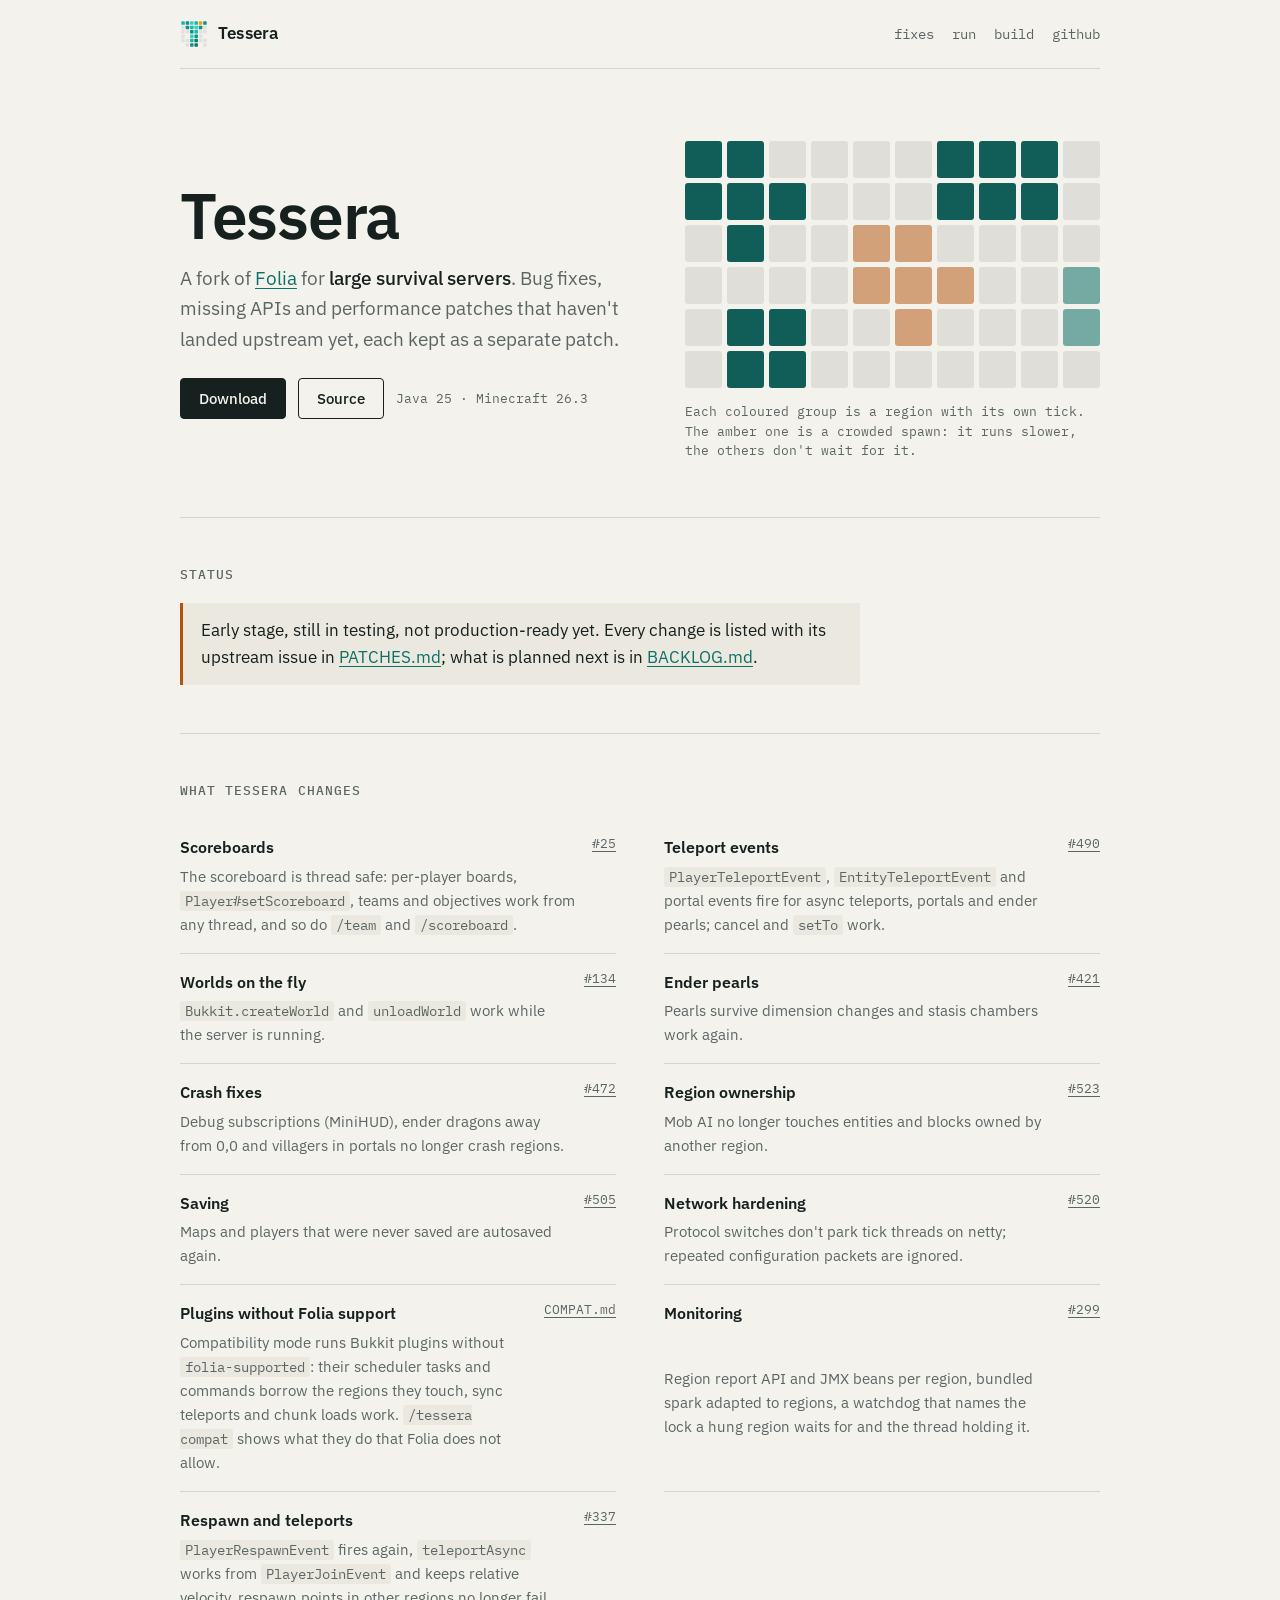
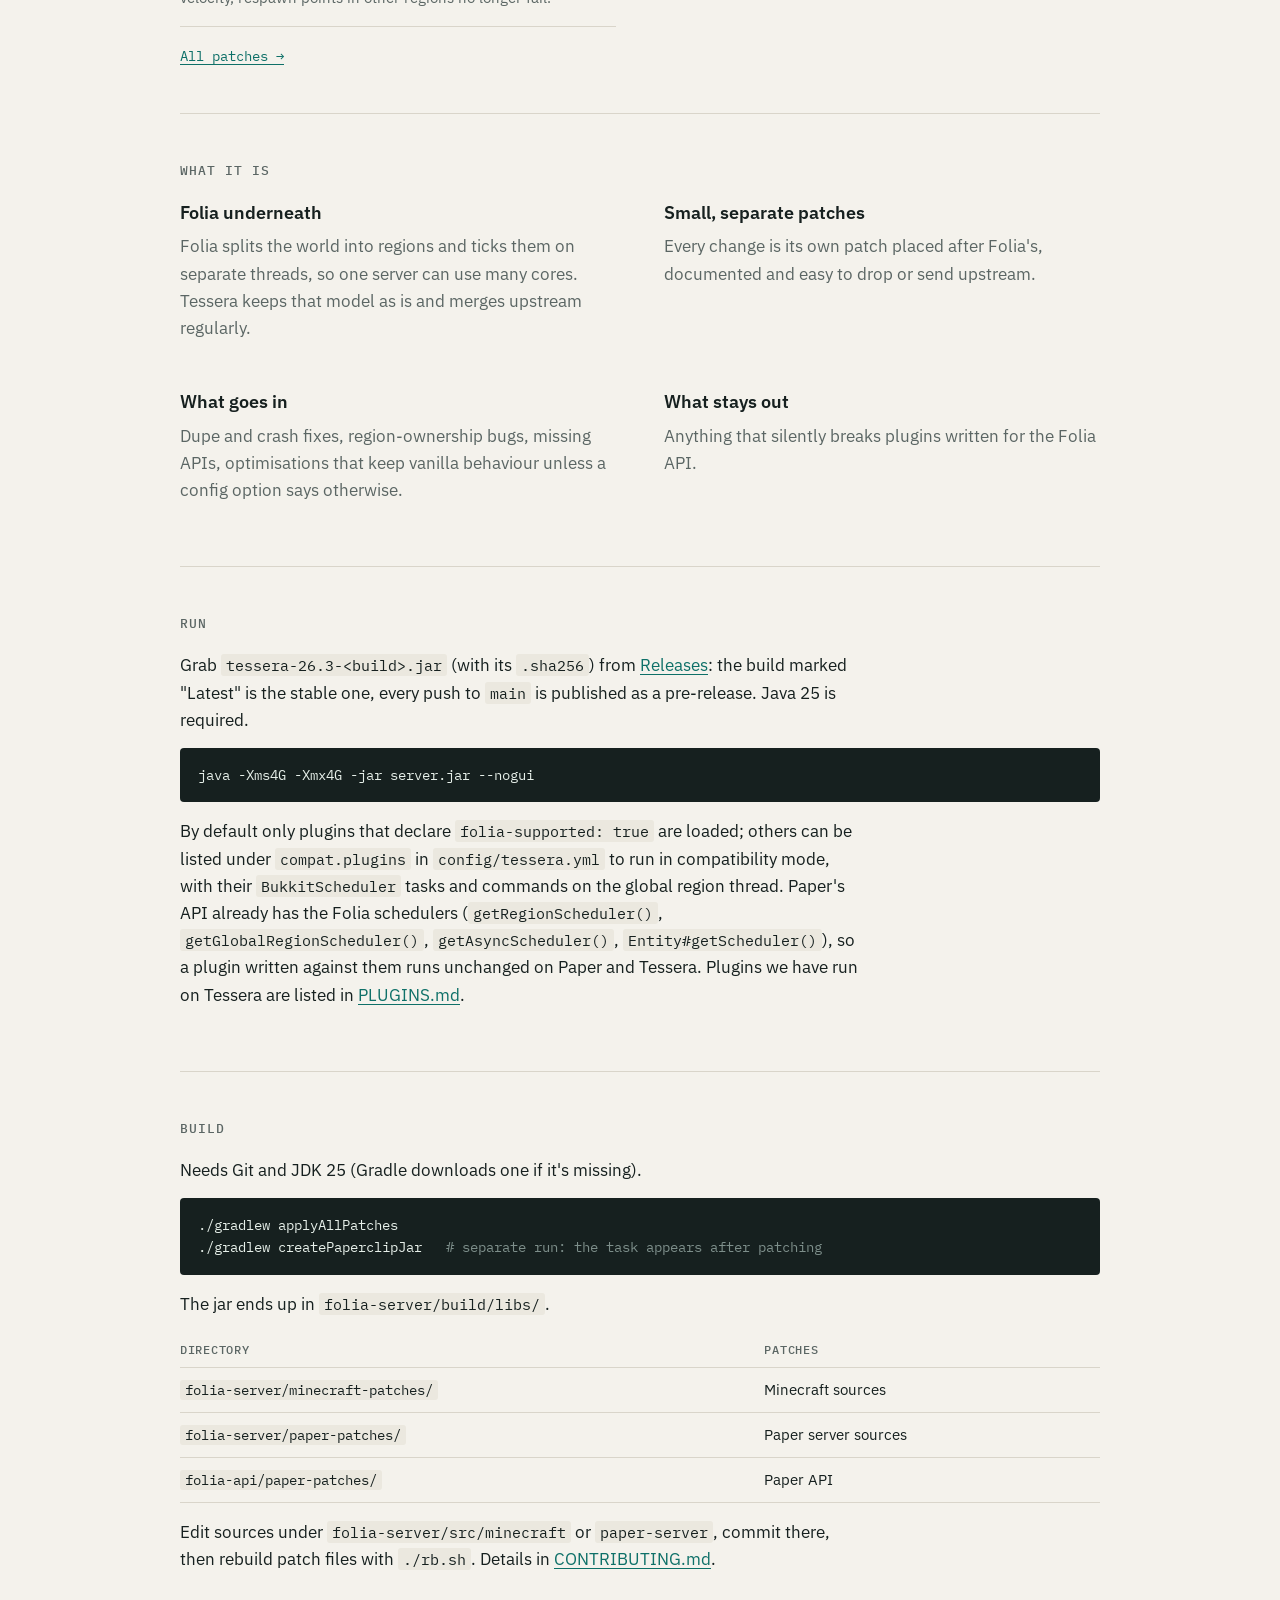
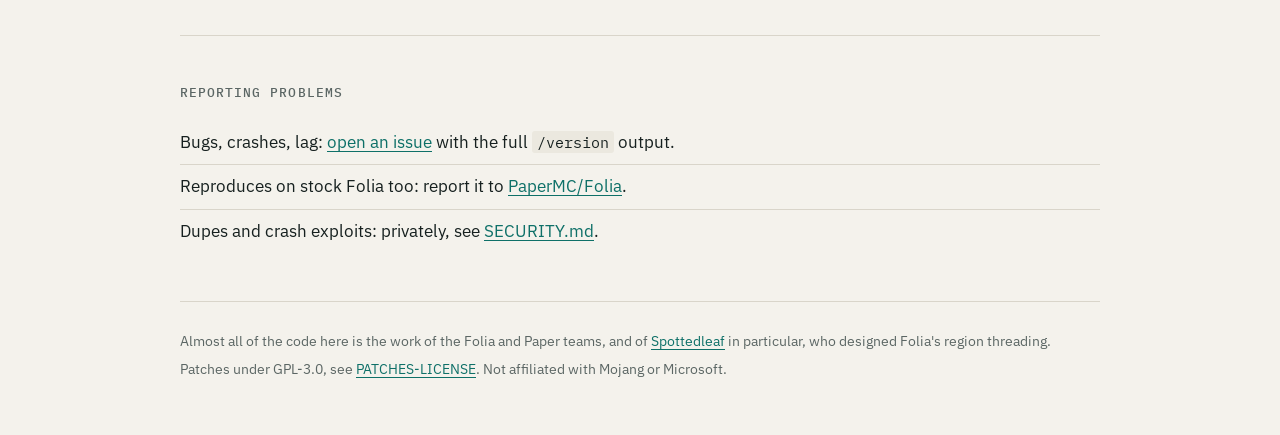
<file: site/index.html>
<!doctype html>
<html lang="en">
<head>
<meta charset="utf-8">
<meta name="viewport" content="width=device-width, initial-scale=1">
<title>Tessera — Folia fork for large survival servers</title>
<meta name="description" content="Tessera is a Folia fork with bug fixes and performance work for large survival Minecraft servers: thread-safe scoreboards, teleport events, world loading, dupe and crash fixes.">
<link rel="canonical" href="https://denfry.github.io/tessera/">
<link rel="alternate" hreflang="en" href="https://denfry.github.io/tessera/">
<link rel="alternate" hreflang="x-default" href="https://denfry.github.io/tessera/">
<meta property="og:type" content="website">
<meta property="og:site_name" content="Tessera">
<meta property="og:title" content="Tessera — Folia fork for large survival servers">
<meta property="og:description" content="Bug fixes and performance patches on top of Folia's regionised multithreading, each kept as a separate patch.">
<meta property="og:url" content="https://denfry.github.io/tessera/">
<meta property="og:image" content="https://denfry.github.io/tessera/og.png">
<meta property="og:image:width" content="1200">
<meta property="og:image:height" content="630">
<meta property="og:locale" content="en_US">
<meta property="og:locale:alternate" content="ru_RU">
<meta name="twitter:card" content="summary_large_image">
<meta name="theme-color" content="#f4f2ec" media="(prefers-color-scheme: light)">
<meta name="theme-color" content="#0f1514" media="(prefers-color-scheme: dark)">
<link rel="icon" href="logo.svg" type="image/svg+xml">
<link rel="preconnect" href="https://fonts.googleapis.com">
<link rel="preconnect" href="https://fonts.gstatic.com" crossorigin>
<link href="https://fonts.googleapis.com/css2?family=IBM+Plex+Mono:wght@400;500&family=IBM+Plex+Sans:wght@400;500;600&display=swap" rel="stylesheet">
<link rel="stylesheet" href="style.css">
<script type="application/ld+json">
{
  "@context": "https://schema.org",
  "@type": "SoftwareSourceCode",
  "name": "Tessera",
  "description": "A fork of Folia with bug fixes and performance work for large survival Minecraft servers.",
  "url": "https://denfry.github.io/tessera/",
  "codeRepository": "https://github.com/denfry/tessera",
  "programmingLanguage": "Java",
  "license": "https://www.gnu.org/licenses/gpl-3.0.html",
  "isBasedOn": "https://github.com/PaperMC/Folia"
}
</script>
</head>
<body>
<a class="skip" href="#main">Skip to content</a>
<div class="wrap">

<header class="top">
  <a class="brand" href="./"><img src="logo.svg" alt="" width="28" height="28">Tessera</a>
  <nav aria-label="Main">
    <a class="opt" href="#fixes">fixes</a>
    <a class="opt" href="#run">run</a>
    <a class="opt" href="#build">build</a>
    <a href="https://github.com/denfry/tessera">github</a>
  </nav>
</header>

<main id="main">
<div class="hero">
  <div>
    <h1>Tessera</h1>
    <p class="lede">A fork of <a href="https://github.com/PaperMC/Folia">Folia</a> for <strong>large survival servers</strong>.
      Bug fixes, missing APIs and performance patches that haven't landed upstream yet, each kept as a separate patch.</p>
    <div class="actions">
      <a class="btn primary" href="https://github.com/denfry/tessera/releases">Download</a>
      <a class="btn" href="https://github.com/denfry/tessera">Source</a>
      <span class="release" data-release="latest: %s">Java 25 · Minecraft 26.3</span>
    </div>
  </div>
  <figure class="regions">
    <div class="grid" aria-hidden="true"></div>
    <figcaption>Each coloured group is a region with its own tick. The amber one is a crowded spawn: it runs slower, the others don't wait for it.</figcaption>
  </figure>
</div>

<section aria-labelledby="status">
  <h2 id="status">Status</h2>
  <div class="status">
    <p>Early stage, still in testing, not production-ready yet. Every change is listed with its upstream issue in
      <a href="https://github.com/denfry/tessera/blob/main/PATCHES.md">PATCHES.md</a>; what is planned next is in
      <a href="https://github.com/denfry/tessera/blob/main/BACKLOG.md">BACKLOG.md</a>.</p>
  </div>
</section>

<section id="fixes" aria-labelledby="fixes-h">
  <h2 id="fixes-h">What Tessera changes</h2>
  <ul class="fixes">
    <li><h3>Scoreboards</h3><p>The scoreboard is thread safe: per-player boards, <code>Player#setScoreboard</code>, teams and objectives work from any thread, and so do <code>/team</code> and <code>/scoreboard</code>.</p><a href="https://github.com/PaperMC/Folia/issues/25">#25</a></li>
    <li><h3>Teleport events</h3><p><code>PlayerTeleportEvent</code>, <code>EntityTeleportEvent</code> and portal events fire for async teleports, portals and ender pearls; cancel and <code>setTo</code> work.</p><a href="https://github.com/PaperMC/Folia/issues/490">#490</a></li>
    <li><h3>Worlds on the fly</h3><p><code>Bukkit.createWorld</code> and <code>unloadWorld</code> work while the server is running.</p><a href="https://github.com/PaperMC/Folia/issues/134">#134</a></li>
    <li><h3>Ender pearls</h3><p>Pearls survive dimension changes and stasis chambers work again.</p><a href="https://github.com/PaperMC/Folia/issues/421">#421</a></li>
    <li><h3>Crash fixes</h3><p>Debug subscriptions (MiniHUD), ender dragons away from 0,0 and villagers in portals no longer crash regions.</p><a href="https://github.com/PaperMC/Folia/issues/472">#472</a></li>
    <li><h3>Region ownership</h3><p>Mob AI no longer touches entities and blocks owned by another region.</p><a href="https://github.com/PaperMC/Folia/pull/523">#523</a></li>
    <li><h3>Saving</h3><p>Maps and players that were never saved are autosaved again.</p><a href="https://github.com/PaperMC/Folia/issues/505">#505</a></li>
    <li><h3>Network hardening</h3><p>Protocol switches don't park tick threads on netty; repeated configuration packets are ignored.</p><a href="https://github.com/PaperMC/Folia/issues/520">#520</a></li>
    <li><h3>Plugins without Folia support</h3><p>Compatibility mode runs Bukkit plugins without <code>folia-supported</code>: their scheduler tasks and commands borrow the regions they touch, sync teleports and chunk loads work. <code>/tessera compat</code> shows what they do that Folia does not allow.</p><a href="https://github.com/denfry/tessera/blob/main/COMPAT.md">COMPAT.md</a></li>
    <li><h3>Monitoring</h3><p>Region report API and JMX beans per region, bundled spark adapted to regions, a watchdog that names the lock a hung region waits for and the thread holding it.</p><a href="https://github.com/PaperMC/Folia/issues/299">#299</a></li>
    <li><h3>Respawn and teleports</h3><p><code>PlayerRespawnEvent</code> fires again, <code>teleportAsync</code> works from <code>PlayerJoinEvent</code> and keeps relative velocity, respawn points in other regions no longer fail.</p><a href="https://github.com/PaperMC/Folia/issues/337">#337</a></li>
  </ul>
  <p class="more"><a href="https://github.com/denfry/tessera/blob/main/PATCHES.md">All patches →</a></p>
</section>

<section aria-labelledby="what">
  <h2 id="what">What it is</h2>
  <div class="cols">
    <div>
      <h3>Folia underneath</h3>
      <p>Folia splits the world into regions and ticks them on separate threads, so one server can use many cores.
        Tessera keeps that model as is and merges upstream regularly.</p>
    </div>
    <div>
      <h3>Small, separate patches</h3>
      <p>Every change is its own patch placed after Folia's, documented and easy to drop or send upstream.</p>
    </div>
    <div>
      <h3>What goes in</h3>
      <p>Dupe and crash fixes, region-ownership bugs, missing APIs, optimisations that keep vanilla behaviour unless a config option says otherwise.</p>
    </div>
    <div>
      <h3>What stays out</h3>
      <p>Anything that silently breaks plugins written for the Folia API.</p>
    </div>
  </div>
</section>

<section id="run" aria-labelledby="run-h">
  <h2 id="run-h">Run</h2>
  <p>Grab <code>tessera-26.3-&lt;build&gt;.jar</code> (with its <code>.sha256</code>) from <a href="https://github.com/denfry/tessera/releases">Releases</a>:
    the build marked "Latest" is the stable one, every push to <code>main</code> is published as a pre-release. Java 25 is required.</p>
<pre>java -Xms4G -Xmx4G -jar server.jar --nogui</pre>
  <p>By default only plugins that declare <code>folia-supported: true</code> are loaded; others can be listed under
    <code>compat.plugins</code> in <code>config/tessera.yml</code> to run in compatibility mode, with their
    <code>BukkitScheduler</code> tasks and commands on the global region thread. Paper's API already has the
    Folia schedulers (<code>getRegionScheduler()</code>, <code>getGlobalRegionScheduler()</code>,
    <code>getAsyncScheduler()</code>, <code>Entity#getScheduler()</code>), so a plugin written against them
    runs unchanged on Paper and Tessera. Plugins we have run on Tessera are listed in
    <a href="https://github.com/denfry/tessera/blob/main/PLUGINS.md">PLUGINS.md</a>.</p>
</section>

<section id="build" aria-labelledby="build-h">
  <h2 id="build-h">Build</h2>
  <p>Needs Git and JDK 25 (Gradle downloads one if it's missing).</p>
<pre>./gradlew applyAllPatches
./gradlew createPaperclipJar   <span class="c"># separate run: the task appears after patching</span></pre>
  <p>The jar ends up in <code>folia-server/build/libs/</code>.</p>
  <div class="table-scroll">
  <table>
    <thead><tr><th scope="col">Directory</th><th scope="col">Patches</th></tr></thead>
    <tbody>
      <tr><td><code>folia-server/minecraft-patches/</code></td><td>Minecraft sources</td></tr>
      <tr><td><code>folia-server/paper-patches/</code></td><td>Paper server sources</td></tr>
      <tr><td><code>folia-api/paper-patches/</code></td><td>Paper API</td></tr>
    </tbody>
  </table>
  </div>
  <p class="after-table">Edit sources under <code>folia-server/src/minecraft</code> or <code>paper-server</code>, commit there,
    then rebuild patch files with <code>./rb.sh</code>. Details in
    <a href="https://github.com/denfry/tessera/blob/main/CONTRIBUTING.md">CONTRIBUTING.md</a>.</p>
</section>

<section aria-labelledby="report">
  <h2 id="report">Reporting problems</h2>
  <ul class="plain">
    <li>Bugs, crashes, lag: <a href="https://github.com/denfry/tessera/issues/new/choose">open an issue</a> with the full <code>/version</code> output.</li>
    <li>Reproduces on stock Folia too: report it to <a href="https://github.com/PaperMC/Folia/issues">PaperMC/Folia</a>.</li>
    <li>Dupes and crash exploits: privately, see <a href="https://github.com/denfry/tessera/blob/main/SECURITY.md">SECURITY.md</a>.</li>
  </ul>
</section>
</main>

<footer>
  <p>Almost all of the code here is the work of the Folia and Paper teams, and of
    <a href="https://github.com/Spottedleaf">Spottedleaf</a> in particular, who designed Folia's region threading.</p>
  <p>Patches under GPL-3.0, see
    <a href="https://github.com/denfry/tessera/blob/main/PATCHES-LICENSE">PATCHES-LICENSE</a>. Not affiliated with Mojang or Microsoft.</p>
</footer>

</div>
<script src="site.js" defer></script>
</body>
</html>
</file>
<file: site/style.css>
:root {
  --bg: #f4f2ec;
  --fg: #16201f;
  --muted: #5b6664;
  --line: #d9d5ca;
  --panel: #ebe8df;
  --teal: #0e7068;
  --teal-hi: #115e59;
  --amber: #b45309;
  --tile-off: rgba(91, 102, 100, 0.14);
  --code-bg: #16201f;
  --code-fg: #e6efe9;
  --sans: "IBM Plex Sans", system-ui, sans-serif;
  --mono: "IBM Plex Mono", ui-monospace, monospace;
}

@media (prefers-color-scheme: dark) {
  :root {
    --bg: #0f1514;
    --fg: #e4ebe8;
    --muted: #8d9a97;
    --line: #243130;
    --panel: #151d1c;
    --teal: #2dd4bf;
    --teal-hi: #5eead4;
    --amber: #f59e0b;
    --tile-off: rgba(148, 163, 184, 0.1);
    --code-bg: #0a0f0e;
    --code-fg: #d8e4e0;
  }
}

* { box-sizing: border-box; }

html { -webkit-text-size-adjust: 100%; }

body {
  margin: 0;
  background: var(--bg);
  color: var(--fg);
  font: 17px/1.6 var(--sans);
}

a { color: var(--teal); text-underline-offset: 3px; }
a:hover { color: var(--teal-hi); }
:focus-visible { outline: 2px solid var(--teal); outline-offset: 3px; border-radius: 2px; }

.skip {
  position: absolute;
  left: 12px;
  top: -48px;
  padding: 8px 14px;
  background: var(--fg);
  color: var(--bg);
  font: 500 14px var(--sans);
  border-radius: 4px;
  z-index: 10;
}
.skip:focus { top: 12px; color: var(--bg); }

.wrap { max-width: 960px; margin: 0 auto; padding: 0 20px; }

/* header */
.top {
  display: flex;
  align-items: center;
  justify-content: space-between;
  gap: 16px;
  padding: 20px 0;
  border-bottom: 1px solid var(--line);
}
.brand {
  display: flex;
  align-items: center;
  gap: 10px;
  color: var(--fg);
  text-decoration: none;
  font-weight: 600;
  letter-spacing: 0.01em;
}
.brand img { width: 28px; height: 28px; }
.top nav { display: flex; gap: 18px; font: 14px var(--mono); }
.top nav a { color: var(--muted); text-decoration: none; }
.top nav a:hover { color: var(--fg); }

/* hero */
.hero {
  display: grid;
  grid-template-columns: 1.1fr 1fr;
  gap: 48px;
  align-items: center;
  padding: 72px 0 56px;
}
.hero h1 {
  margin: 0 0 16px;
  font-size: clamp(40px, 7vw, 64px);
  line-height: 1;
  letter-spacing: -0.02em;
  font-weight: 600;
}
.hero .lede { margin: 0 0 24px; font-size: 19px; color: var(--muted); max-width: 32em; }
.hero .lede strong { color: var(--fg); font-weight: 500; }

.actions { display: flex; flex-wrap: wrap; gap: 12px; align-items: center; }
.btn {
  display: inline-block;
  padding: 10px 18px;
  border: 1px solid var(--fg);
  border-radius: 4px;
  color: var(--fg);
  text-decoration: none;
  font: 500 15px var(--sans);
}
.btn.primary { background: var(--fg); color: var(--bg); }
.btn.primary:hover { background: var(--teal); border-color: var(--teal); color: var(--bg); }
.btn:not(.primary):hover { border-color: var(--teal); color: var(--teal); }
.release { font: 13px var(--mono); color: var(--muted); }

/* region grid */
.regions { margin: 0; }
.grid {
  display: grid;
  grid-template-columns: repeat(10, 1fr);
  gap: 5px;
  aspect-ratio: 10 / 6; /* room for the tiles site.js adds, so the caption does not jump */
  align-content: start;
}
.grid span {
  aspect-ratio: 1;
  border-radius: 3px;
  background: var(--tile-off);
  transition: background-color 0.5s ease-out;
}
.grid span.r { background: color-mix(in srgb, var(--teal) 55%, transparent); }
.grid span.r.slow { background: color-mix(in srgb, var(--amber) 50%, transparent); }
.grid span.tick { background: var(--teal-hi); transition-duration: 0.05s; }
.grid span.slow.tick { background: var(--amber); }
.regions figcaption { margin-top: 12px; font: 13px/1.5 var(--mono); color: var(--muted); }

/* sections */
section { padding: 48px 0; border-top: 1px solid var(--line); }
section h2 {
  margin: 0 0 20px;
  font: 500 13px var(--mono);
  text-transform: uppercase;
  letter-spacing: 0.08em;
  color: var(--muted);
}
section h3 { margin: 0 0 6px; font-size: 18px; font-weight: 600; }
section p { margin: 0 0 14px; max-width: 40em; }

.status {
  padding: 14px 18px;
  border-left: 3px solid var(--amber);
  background: var(--panel);
  max-width: 40em;
}
.status p { margin: 0; }

/* what Tessera changes */
.fixes {
  display: grid;
  grid-template-columns: repeat(2, 1fr);
  gap: 0 48px;
  margin: 0;
  padding: 0;
  list-style: none;
}
.fixes li {
  display: grid;
  grid-template-columns: 1fr auto;
  column-gap: 16px;
  padding: 16px 0;
  border-bottom: 1px solid var(--line);
}
.fixes h3 { grid-column: 1; margin: 0 0 4px; font-size: 16px; }
.fixes p { grid-column: 1; margin: 0; font-size: 15px; color: var(--muted); }
.fixes li > a { grid-column: 2; grid-row: 1; font: 13px var(--mono); color: var(--muted); }
.fixes li > a:hover { color: var(--teal); }
.more { margin: 20px 0 0; font: 14px var(--mono); }
.after-table { margin-top: 16px; }

.cols { display: grid; grid-template-columns: repeat(2, 1fr); gap: 32px 48px; }
.cols p { color: var(--muted); }

pre {
  margin: 0 0 16px;
  padding: 16px 18px;
  overflow-x: auto;
  background: var(--code-bg);
  color: var(--code-fg);
  border-radius: 4px;
  font: 14px/1.6 var(--mono);
}
pre .c { color: #7d8e8a; }
code { font-family: var(--mono); font-size: 0.9em; }
p code, li code, td code { padding: 1px 5px; background: var(--panel); border-radius: 3px; }

table { width: 100%; border-collapse: collapse; font-size: 15px; }
th, td { text-align: left; padding: 10px 12px 10px 0; border-bottom: 1px solid var(--line); vertical-align: top; }
th { font: 500 12px var(--mono); text-transform: uppercase; letter-spacing: 0.06em; color: var(--muted); }
.table-scroll { overflow-x: auto; }

ul.plain { margin: 0; padding: 0; list-style: none; }
ul.plain li { padding: 8px 0; border-bottom: 1px solid var(--line); }
ul.plain li:last-child { border-bottom: 0; }

footer {
  padding: 28px 0 48px;
  border-top: 1px solid var(--line);
  font-size: 14px;
  color: var(--muted);
}
footer p { margin: 0 0 6px; }

@media (max-width: 760px) {
  .hero { grid-template-columns: 1fr; gap: 36px; padding: 48px 0 40px; }
  .cols { grid-template-columns: 1fr; gap: 24px; }
  .fixes { grid-template-columns: 1fr; }
  .top nav { gap: 12px; }
  .top nav .opt { display: none; }
}

@media (prefers-reduced-motion: reduce) {
  .grid span { transition: none; }
}

/* 404 */
.notfound { padding: 96px 0; }
.notfound h1 { margin: 0 0 12px; font-size: 64px; font-weight: 600; }
</file>
